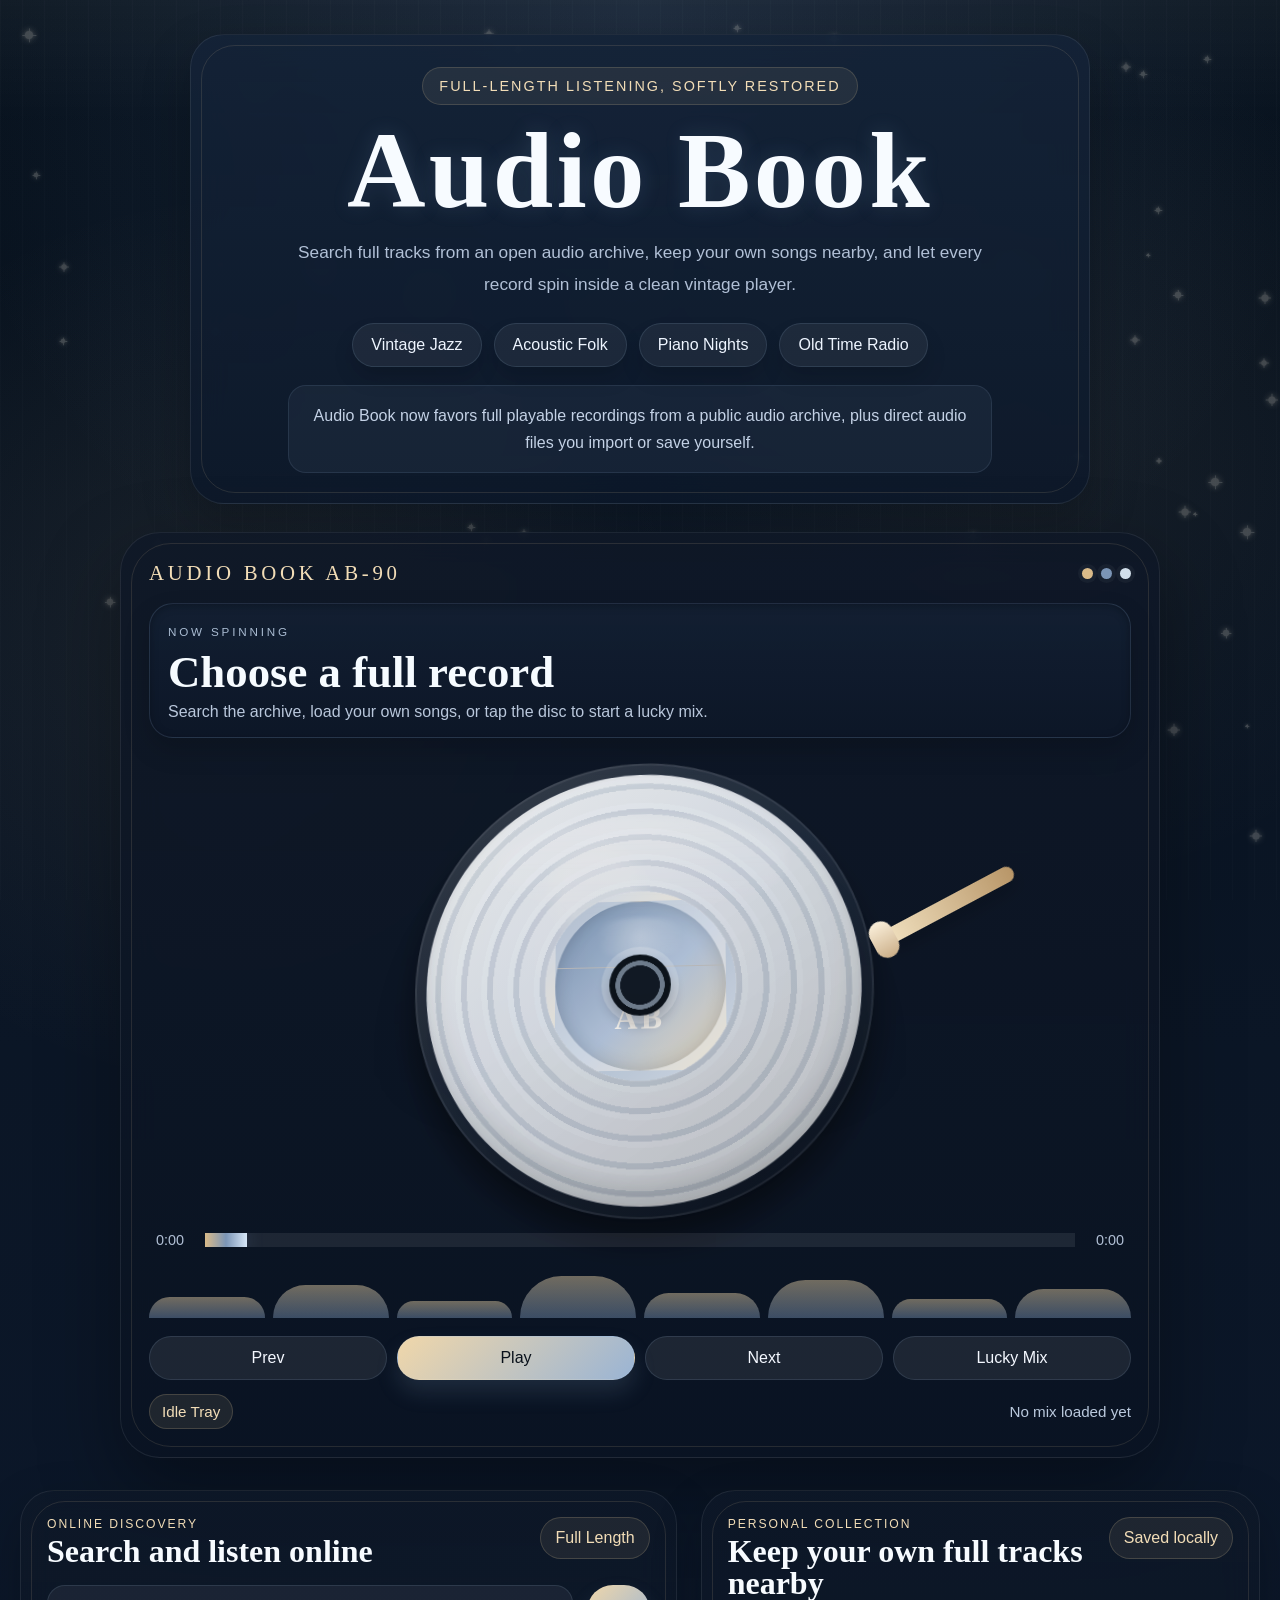
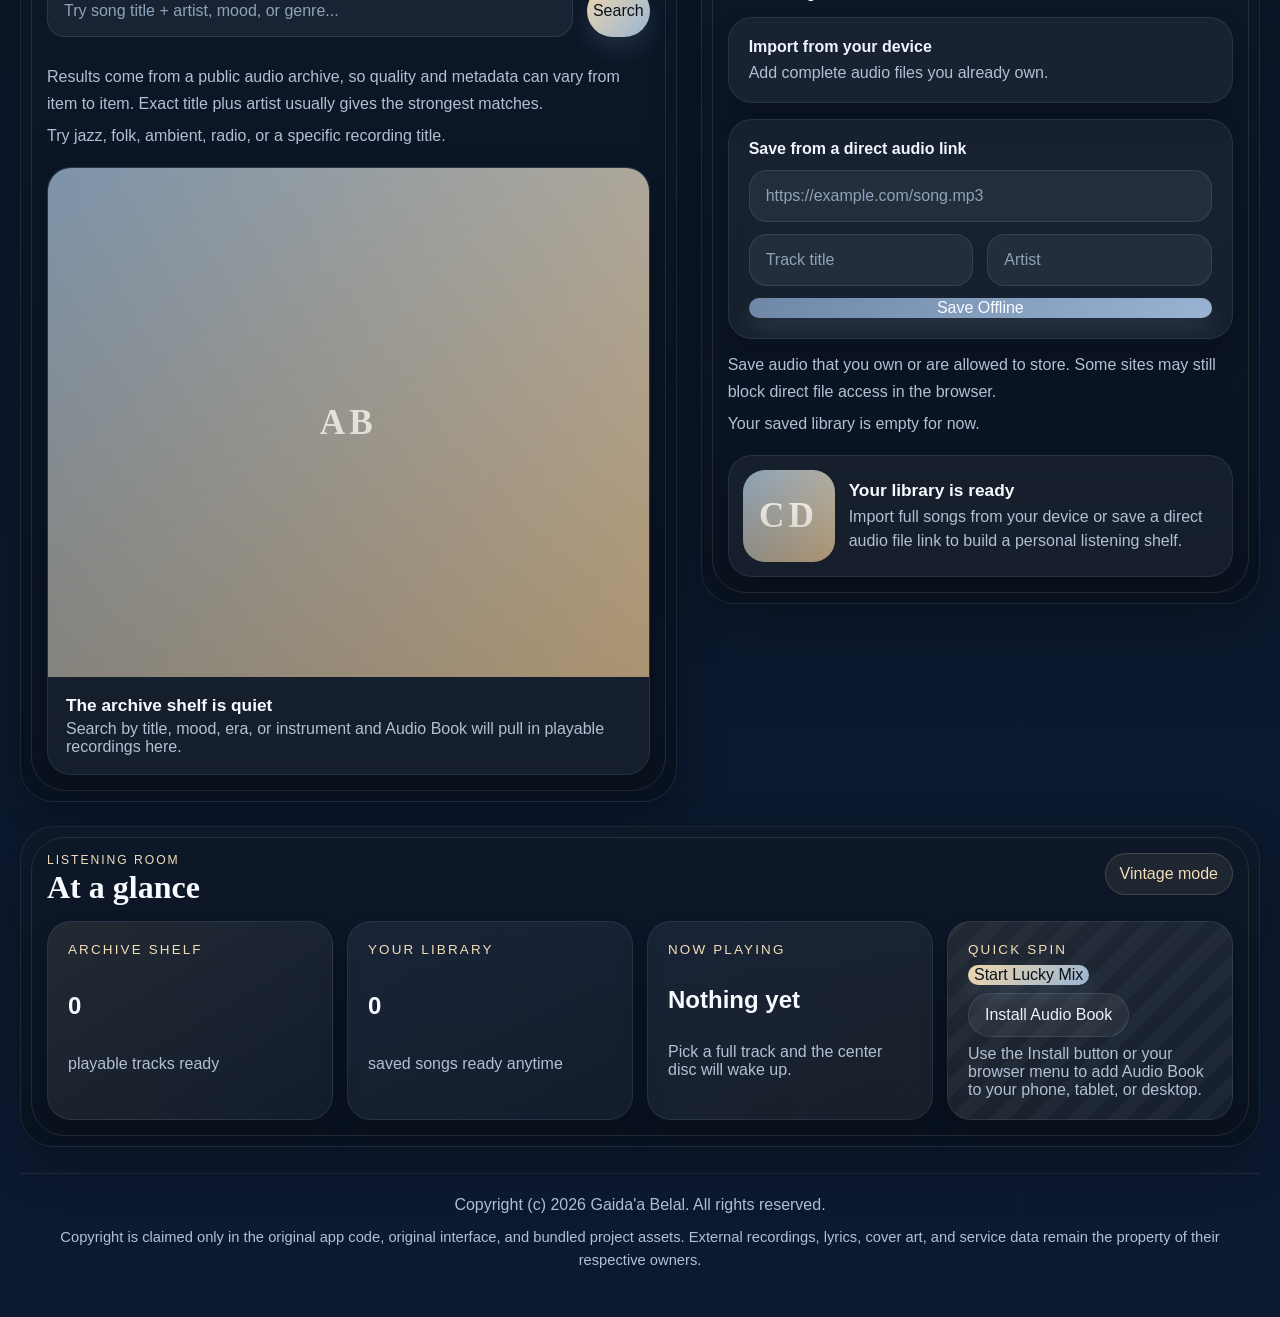
<file: index.html>
<!DOCTYPE html>
<html lang="en">
  <head>
    <meta charset="UTF-8" />
    <meta http-equiv="refresh" content="0; url=./music%20book/" />
    <meta name="viewport" content="width=device-width, initial-scale=1.0" />
    <title>Opening Audio Book...</title>
    <script>
      window.location.replace("./music%20book/");
    </script>
  </head>
  <body>
    <p>Opening <a href="./music%20book/">Audio Book</a>...</p>
  </body>
</html>
</file>
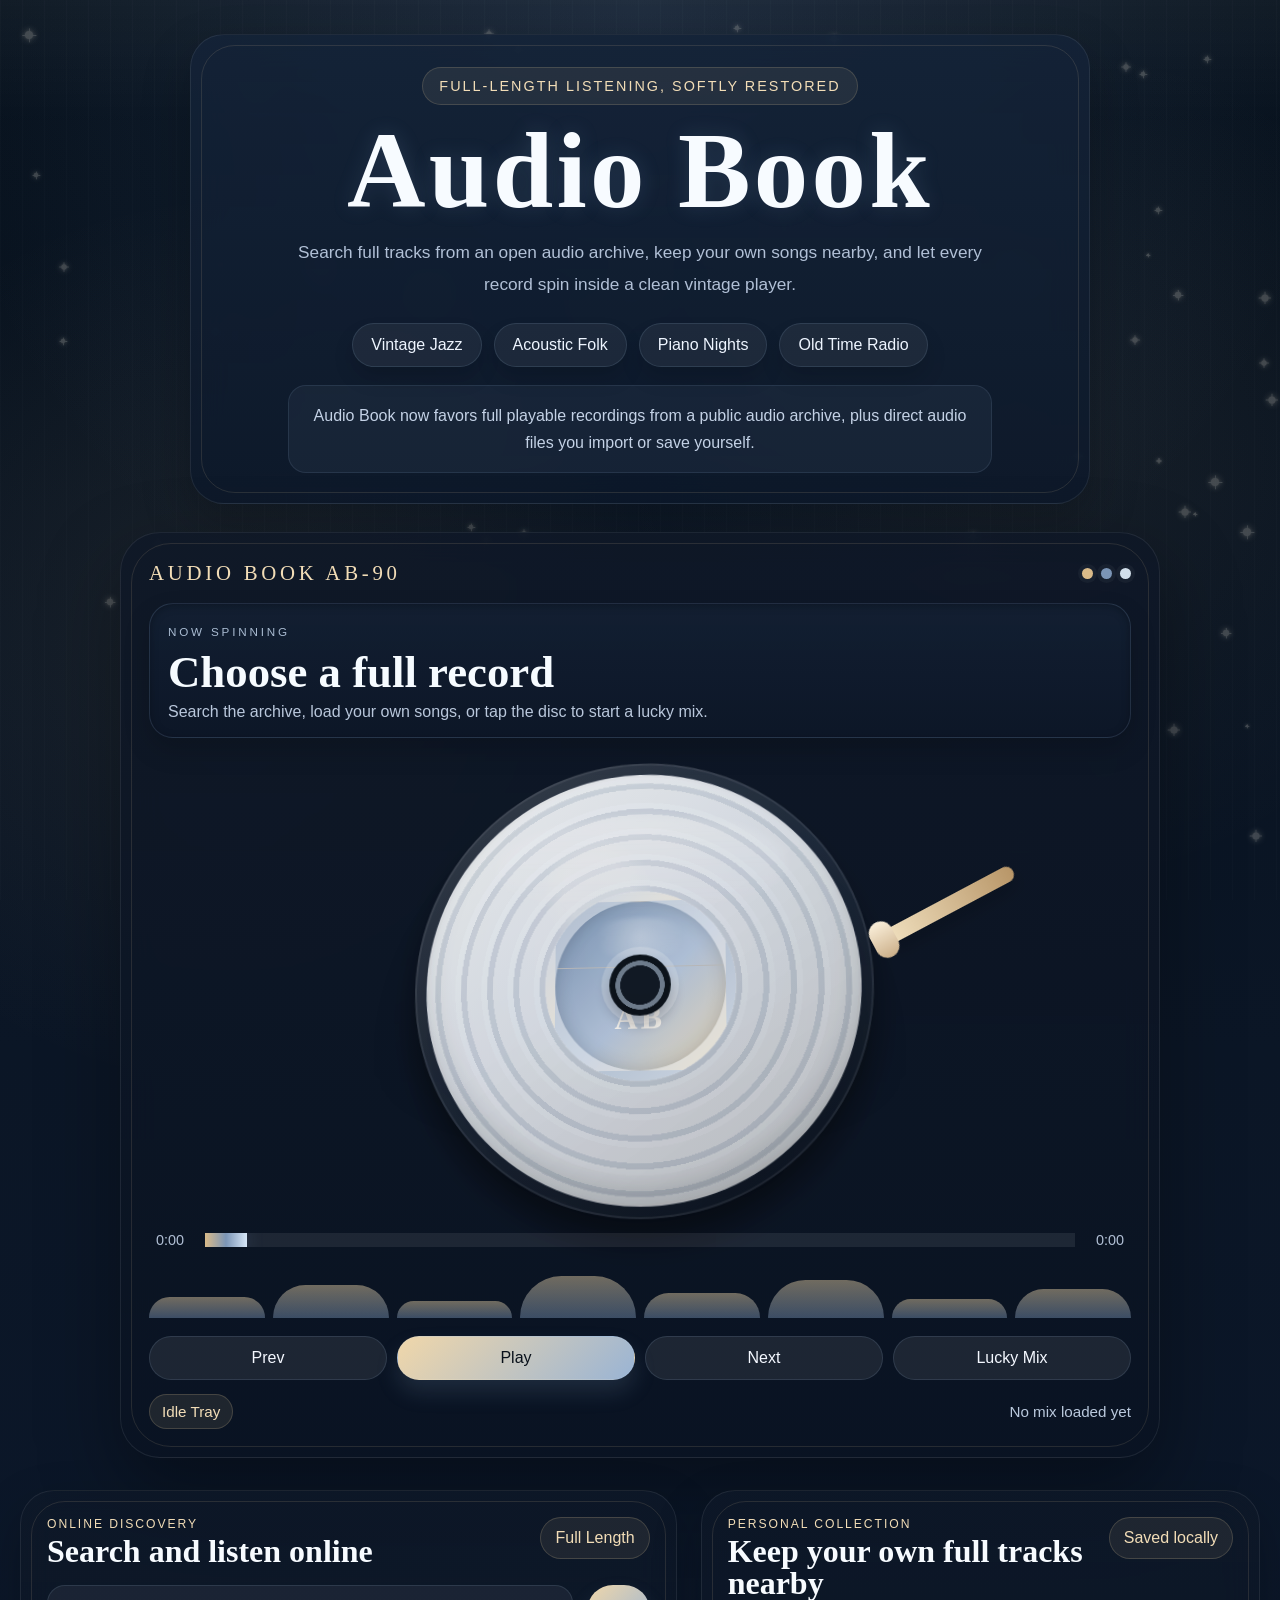
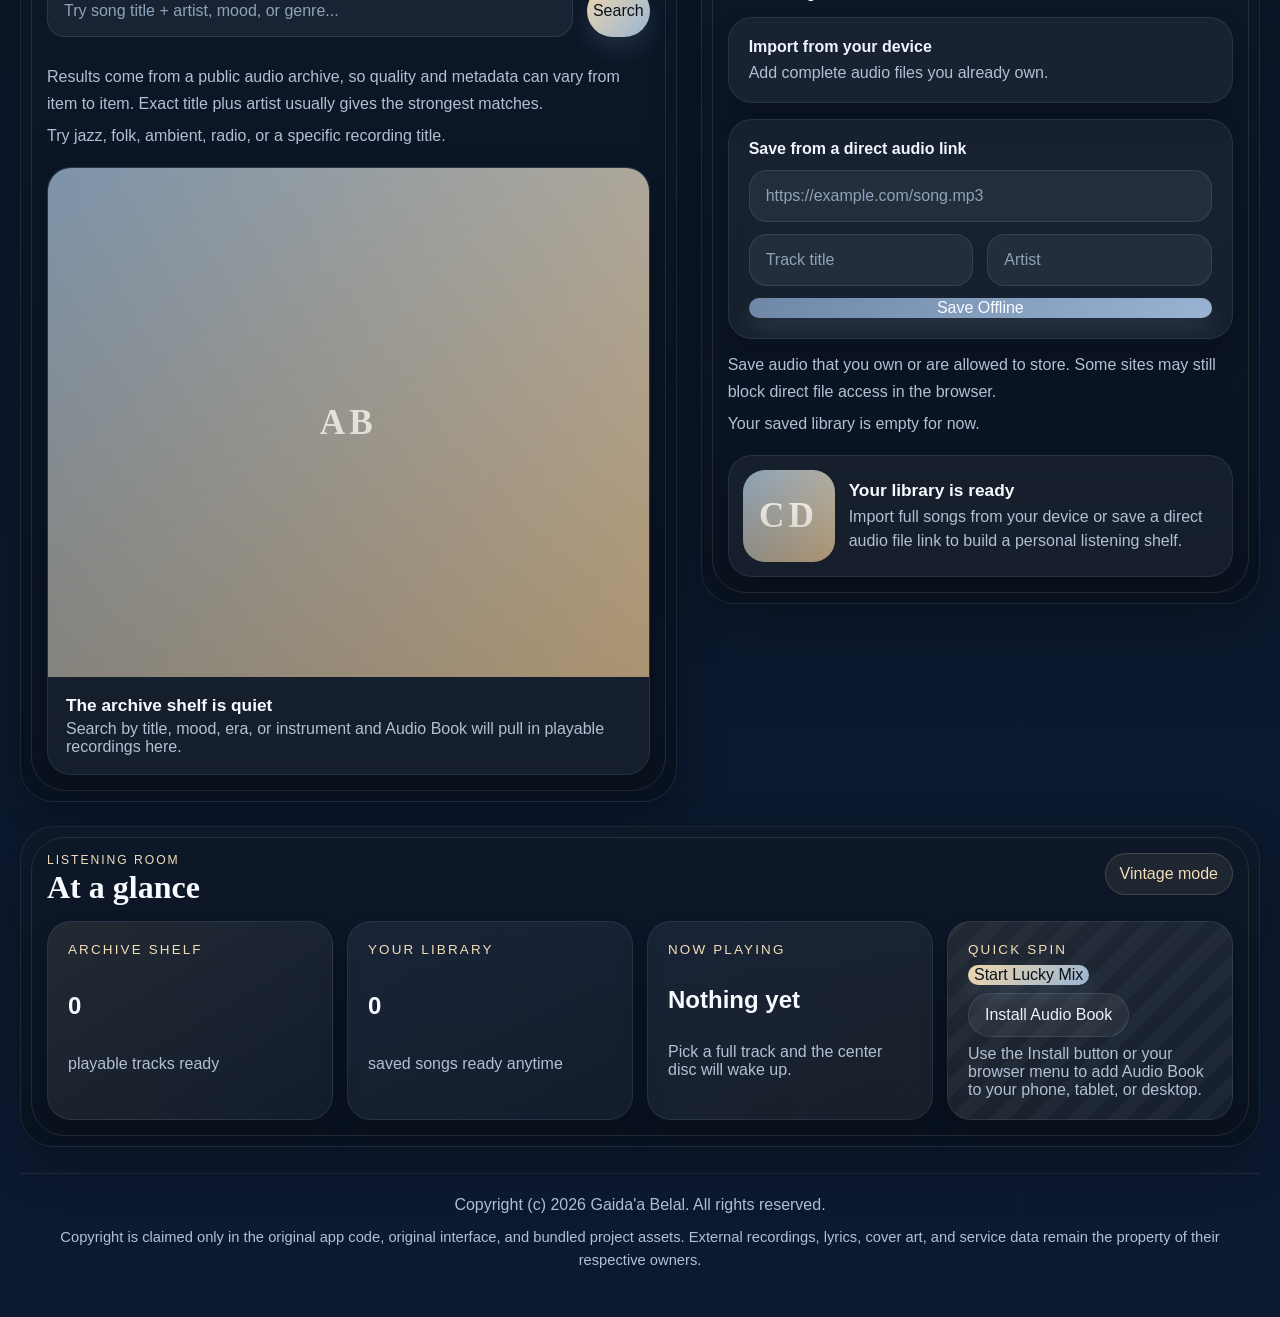
<file: music book/index.html>
<!DOCTYPE html>
<html lang="en">
  <head>
    <meta charset="UTF-8" />
    <meta name="viewport" content="width=device-width, initial-scale=1.0" />
    <meta
      name="description"
      content="Audio Book is a clean vintage audio player for full-length archive listening and your own saved songs."
    />
    <meta name="application-name" content="Audio Book" />
    <meta name="author" content="Gaida'a Belal" />
    <meta
      name="copyright"
      content="Copyright (c) 2026 Gaida'a Belal. All rights reserved."
    />
    <meta name="format-detection" content="telephone=no" />
    <meta name="mobile-web-app-capable" content="yes" />
    <meta name="apple-mobile-web-app-capable" content="yes" />
    <meta name="apple-mobile-web-app-status-bar-style" content="black-translucent" />
    <meta name="apple-mobile-web-app-title" content="Audio Book" />
    <meta name="referrer" content="no-referrer" />
    <meta
      http-equiv="Content-Security-Policy"
      content="default-src 'self'; base-uri 'self'; object-src 'none'; form-action 'self'; frame-src 'none'; manifest-src 'self'; worker-src 'self'; script-src 'self'; style-src 'self' 'unsafe-inline'; font-src 'self' data:; img-src 'self' data: blob: https:; connect-src 'self' https: http://localhost:* http://127.0.0.1:*; media-src 'self' blob: data: https: http://localhost:* http://127.0.0.1:*"
    />
    <meta name="theme-color" content="#24313e" />
    <title>Audio Book</title>
    <link rel="manifest" href="manifest.webmanifest" />
    <link rel="icon" href="icon.svg" type="image/svg+xml" />
    <link rel="icon" href="icons/favicon-32.png" sizes="32x32" type="image/png" />
    <link rel="icon" href="icons/favicon-16.png" sizes="16x16" type="image/png" />
    <link rel="apple-touch-icon" href="icons/apple-touch-icon.png" sizes="180x180" />
    <link rel="stylesheet" href="styles.css" />
    <script src="app.js" defer></script>
  </head>
  <body>
    <div class="stars-layer" id="starsLayer" aria-hidden="true"></div>
    <div class="pointer-aura" id="pointerAura" aria-hidden="true"></div>
    <div class="page-shell">
      <header class="hero">
        <section class="hero-copy">
          <p class="eyebrow">Full-length listening, softly restored</p>
          <h1>Audio Book</h1>
          <p class="hero-text">
            Search full tracks from an open audio archive, keep your own songs
            nearby, and let every record spin inside a clean vintage player.
          </p>

          <div class="hero-actions">
            <button class="mood-chip" type="button" data-mood="vintage jazz">
              Vintage Jazz
            </button>
            <button class="mood-chip" type="button" data-mood="acoustic folk">
              Acoustic Folk
            </button>
            <button class="mood-chip" type="button" data-mood="instrumental piano">
              Piano Nights
            </button>
            <button class="mood-chip" type="button" data-mood="old time radio">
              Old Time Radio
            </button>
          </div>

          <div class="mini-note">
            Audio Book now favors full playable recordings from a public audio
            archive, plus direct audio files you import or save yourself.
          </div>
        </section>

        <section class="player-stage">
          <div class="cd-player" id="cdPlayer">
            <div class="player-topline">
              <span class="player-brand">Audio Book AB-90</span>
              <div class="status-lights" aria-hidden="true">
                <span class="status-light amber"></span>
                <span class="status-light coral"></span>
                <span class="status-light teal"></span>
              </div>
            </div>

            <div class="player-screen">
              <span class="screen-tag">Now Spinning</span>
              <h2 id="screenTitle">Choose a full record</h2>
              <p id="screenMeta">
                Search the archive, load your own songs, or tap the disc to
                start a lucky mix.
              </p>
            </div>

            <div class="player-cosmos">
              <div class="disc-bay">
                <button
                  class="disc-shell"
                  id="discShell"
                  type="button"
                  aria-label="Start a lucky mix"
                  title="Start a lucky mix"
                >
                  <div class="disc-art-ring" id="discArtRing">
                    <img id="discArt" class="disc-art" alt="" />
                    <span id="discInitials" class="disc-initials">AB</span>
                  </div>
                  <span class="disc-hole"></span>
                </button>
                <div class="laser-arm" aria-hidden="true"></div>
              </div>

            </div>

            <div class="timebar">
              <span id="currentTime">0:00</span>
              <button
                type="button"
                id="progressRail"
                class="progress-rail"
                aria-label="Seek through the current song"
              >
                <span id="progressFill" class="progress-fill"></span>
              </button>
              <span id="durationTime">0:00</span>
            </div>

            <div class="visualizer" id="visualizer" aria-hidden="true">
              <span></span>
              <span></span>
              <span></span>
              <span></span>
              <span></span>
              <span></span>
              <span></span>
              <span></span>
            </div>

            <div class="player-controls">
              <button class="control-button" id="prevBtn" type="button">Prev</button>
              <button class="control-button is-primary" id="playPauseBtn" type="button">
                Play
              </button>
              <button class="control-button" id="nextBtn" type="button">Next</button>
              <button class="control-button" id="shuffleBtn" type="button">
                Lucky Mix
              </button>
            </div>

            <div class="player-footer">
              <span id="sourceBadge" class="source-badge">Idle Tray</span>
              <span id="queueHint" class="queue-hint">No mix loaded yet</span>
            </div>
          </div>
        </section>
      </header>

      <main class="dashboard">
        <section class="panel panel-search">
          <div class="panel-heading">
            <div>
              <p class="panel-kicker">Online discovery</p>
              <h2>Search and listen online</h2>
            </div>
            <span class="panel-badge">Full Length</span>
          </div>

          <form id="searchForm" class="search-form">
            <label class="input-wrap">
              <span class="visually-hidden">Search for music</span>
              <input
                id="searchInput"
                name="query"
                type="search"
                placeholder="Try song title + artist, mood, or genre..."
                autocomplete="off"
              />
            </label>
            <button class="action-button" type="submit">Search</button>
          </form>
          <div id="searchHistory" class="search-history" hidden></div>

          <p class="panel-note">
            Results come from a public audio archive, so quality and metadata
            can vary from item to item. Exact title plus artist usually gives
            the strongest matches.
          </p>
          <p id="searchStatus" class="status-text" aria-live="polite">
            Try jazz, folk, ambient, radio, or a specific recording title.
          </p>
          <div id="searchResults" class="card-grid"></div>
        </section>

        <section class="panel panel-library">
          <div class="panel-heading">
            <div>
              <p class="panel-kicker">Personal collection</p>
              <h2>Keep your own full tracks nearby</h2>
            </div>
            <span class="panel-badge">Saved locally</span>
          </div>

          <div class="library-actions">
            <label class="upload-tile" for="fileInput">
              <input id="fileInput" type="file" accept="audio/*" multiple />
              <strong>Import from your device</strong>
              <span>Add complete audio files you already own.</span>
            </label>

            <form id="downloadForm" class="download-card">
              <strong>Save from a direct audio link</strong>
              <input
                id="downloadUrl"
                name="downloadUrl"
                type="url"
                placeholder="https://example.com/song.mp3"
                required
              />
              <div class="download-meta">
                <input
                  id="downloadTitle"
                  name="downloadTitle"
                  type="text"
                  placeholder="Track title"
                />
                <input
                  id="downloadArtist"
                  name="downloadArtist"
                  type="text"
                  placeholder="Artist"
                />
              </div>
              <button class="action-button alt" type="submit">Save Offline</button>
            </form>
          </div>

          <p class="panel-note">
            Save audio that you own or are allowed to store. Some sites may
            still block direct file access in the browser.
          </p>
          <p id="libraryStatus" class="status-text" aria-live="polite">
            Your saved library is empty for now.
          </p>
          <div id="libraryList" class="library-list"></div>
        </section>

        <section class="panel panel-mixes">
          <div class="panel-heading">
            <div>
              <p class="panel-kicker">Listening room</p>
              <h2>At a glance</h2>
            </div>
            <span class="panel-badge">Vintage mode</span>
          </div>

          <div class="mix-grid">
            <article class="mix-card warm">
              <p>Archive shelf</p>
              <strong id="onlineCount">0</strong>
              <span>playable tracks ready</span>
            </article>

            <article class="mix-card cool">
              <p>Your library</p>
              <strong id="offlineCount">0</strong>
              <span>saved songs ready anytime</span>
            </article>

            <article class="mix-card coral">
              <p>Now playing</p>
              <strong id="mixNowPlaying">Nothing yet</strong>
              <span id="mixNowPlayingMeta">Your CD tray is waiting.</span>
            </article>

            <article class="mix-card stripe">
              <p>Quick spin</p>
              <button class="action-button" id="luckyMixCardBtn" type="button">
                Start Lucky Mix
              </button>
              <button class="ghost-button" id="installBtn" type="button" hidden>
                Install Audio Book
              </button>
              <span id="installStatus">Install the app for a quieter, library-like listening space.</span>
            </article>
          </div>
        </section>
      </main>

      <footer class="site-legal">
        <p>Copyright (c) 2026 Gaida'a Belal. All rights reserved.</p>
        <p class="site-legal-note">
          Copyright is claimed only in the original app code, original interface,
          and bundled project assets. External recordings, lyrics, cover art, and
          service data remain the property of their respective owners.
        </p>
      </footer>
    </div>

    <audio id="audioPlayer" preload="metadata"></audio>
  </body>
</html>
</file>
<file: music book/styles.css>
:root {
  --bg-night: #08111d;
  --bg-deep: #0f1c2f;
  --bg-mid: #152743;
  --panel: rgba(15, 25, 42, 0.72);
  --panel-strong: rgba(10, 18, 31, 0.84);
  --panel-soft: rgba(255, 247, 232, 0.08);
  --line: rgba(180, 210, 255, 0.12);
  --line-strong: rgba(240, 214, 161, 0.18);
  --ink: #eff5ff;
  --muted: #b1c0d6;
  --muted-soft: #8fa1b7;
  --gold: #d9ba89;
  --gold-soft: #f2ddb7;
  --blue: #7b95b6;
  --blue-soft: #b7c8df;
  --player-shadow: 0 32px 80px rgba(0, 0, 0, 0.34);
  --panel-shadow: 0 20px 50px rgba(0, 0, 0, 0.24);
  --radius-xl: 34px;
  --radius-lg: 24px;
  --radius-md: 18px;
  --radius-sm: 14px;
}

* {
  box-sizing: border-box;
}

html {
  scroll-behavior: smooth;
}

body {
  margin: 0;
  min-height: 100vh;
  color: var(--ink);
  font-family: "Segoe UI", Tahoma, Geneva, Verdana, sans-serif;
  background:
    radial-gradient(circle at top, rgba(124, 164, 220, 0.15), transparent 24%),
    radial-gradient(circle at 18% 22%, rgba(240, 214, 161, 0.08), transparent 18%),
    radial-gradient(circle at 82% 16%, rgba(240, 214, 161, 0.06), transparent 16%),
    linear-gradient(180deg, #07111c 0%, #0b1626 36%, #0c1930 100%);
  position: relative;
  overflow-x: hidden;
}

body::before {
  content: "";
  position: fixed;
  inset: 0;
  background:
    linear-gradient(180deg, rgba(255, 255, 255, 0.04), transparent 14%),
    repeating-linear-gradient(
      90deg,
      rgba(255, 255, 255, 0.015) 0,
      rgba(255, 255, 255, 0.015) 1px,
      transparent 1px,
      transparent 22px
    );
  pointer-events: none;
  z-index: 0;
}

button,
input {
  font: inherit;
}

button {
  cursor: pointer;
}

img {
  max-width: 100%;
  display: block;
}

.visually-hidden {
  position: absolute;
  width: 1px;
  height: 1px;
  padding: 0;
  margin: -1px;
  overflow: hidden;
  clip: rect(0, 0, 0, 0);
  border: 0;
}

.stars-layer,
.pointer-aura {
  position: fixed;
  inset: 0;
  pointer-events: none;
}

.stars-layer {
  z-index: 0;
}

.pointer-aura {
  z-index: 0;
}

.pointer-aura::before,
.pointer-aura::after {
  content: "";
  position: absolute;
  left: 50%;
  top: 50%;
  transform: translate(-50%, -50%);
  border-radius: 50%;
  opacity: 0;
  transition: opacity 220ms ease;
}

.pointer-aura::before {
  width: 220px;
  height: 220px;
  background: radial-gradient(circle, rgba(146, 178, 220, 0.2), transparent 68%);
}

.pointer-aura::after {
  width: 420px;
  height: 420px;
  background: radial-gradient(circle, rgba(243, 222, 181, 0.08), transparent 72%);
}

.pointer-aura.is-awake::before,
.pointer-aura.is-awake::after {
  opacity: 1;
}

.star {
  position: absolute;
  left: var(--star-x);
  top: var(--star-y);
  width: var(--star-size);
  aspect-ratio: 1;
  border-radius: 50%;
  background: rgba(255, 247, 229, 0.94);
  opacity: var(--star-opacity, 0.22);
  transform: translate(-50%, -50%) scale(var(--star-scale, 0.9));
  box-shadow: 0 0 var(--star-shadow, 10px) rgba(255, 244, 214, 0.64);
  filter: drop-shadow(0 0 var(--star-blur, 2px) rgba(255, 250, 230, 0.9));
  transition:
    opacity 120ms linear,
    transform 120ms linear,
    box-shadow 120ms linear,
    filter 120ms linear;
  animation:
    twinkle 5.8s ease-in-out infinite var(--twinkle-delay, 0s),
    floatStar 11s ease-in-out infinite alternate;
}

.star::before,
.star::after {
  content: "";
  position: absolute;
  left: 50%;
  top: 50%;
  background: rgba(255, 250, 237, 0.86);
  transform: translate(-50%, -50%);
  border-radius: 999px;
}

.star::before {
  width: 1px;
  height: 180%;
}

.star::after {
  width: 180%;
  height: 1px;
}

.star-burst {
  position: absolute;
  width: 18px;
  height: 18px;
  border-radius: 50%;
  transform: translate(-50%, -50%);
  background: radial-gradient(circle, rgba(255, 248, 229, 0.95), rgba(255, 248, 229, 0.2) 60%, transparent 75%);
  box-shadow: 0 0 22px rgba(255, 239, 188, 0.9);
  animation: burst 780ms ease-out forwards;
}

.page-shell {
  position: relative;
  z-index: 1;
  width: min(1240px, calc(100% - 32px));
  margin: 0 auto;
  padding: 34px 0 44px;
}

.hero {
  display: grid;
  grid-template-columns: minmax(0, 1fr);
  gap: 28px;
  justify-items: center;
  margin-bottom: 32px;
}

.hero-copy,
.panel,
.cd-player {
  position: relative;
  overflow: hidden;
  backdrop-filter: blur(18px);
}

.hero-copy::before,
.panel::before,
.cd-player::before {
  content: "";
  position: absolute;
  inset: 10px;
  border-radius: inherit;
  border: 1px solid rgba(240, 214, 161, 0.12);
  pointer-events: none;
}

.hero-copy {
  width: min(100%, 900px);
  padding: 32px 32px 30px;
  border-radius: var(--radius-xl);
  background:
    linear-gradient(180deg, rgba(20, 35, 56, 0.88), rgba(12, 24, 42, 0.82));
  border: 1px solid rgba(255, 255, 255, 0.08);
  box-shadow: var(--panel-shadow);
  text-align: center;
}

.eyebrow {
  display: inline-flex;
  align-items: center;
  gap: 10px;
  margin: 0 0 18px;
  padding: 10px 16px;
  border-radius: 999px;
  color: var(--gold-soft);
  background: rgba(240, 214, 161, 0.08);
  border: 1px solid rgba(240, 214, 161, 0.16);
  font-size: 0.9rem;
  letter-spacing: 0.14em;
  text-transform: uppercase;
}

.hero-copy h1 {
  margin: 0;
  font-family: Georgia, "Times New Roman", serif;
  font-size: clamp(4.2rem, 10vw, 6.8rem);
  line-height: 0.88;
  letter-spacing: 0.03em;
  color: #f7fbff;
  text-shadow: 0 0 22px rgba(143, 181, 225, 0.16);
}

.hero-text {
  max-width: 44rem;
  margin: 18px auto 22px;
  color: var(--muted);
  font-size: 1.08rem;
  line-height: 1.85;
}

.hero-actions {
  display: flex;
  flex-wrap: wrap;
  justify-content: center;
  gap: 12px;
  margin-bottom: 18px;
}

.mood-chip,
.control-button,
.action-button,
.ghost-button,
.panel-badge,
.source-badge {
  border: 0;
  border-radius: 999px;
}

.mood-chip {
  padding: 12px 18px;
  color: #eef5ff;
  background: rgba(255, 255, 255, 0.06);
  border: 1px solid rgba(181, 208, 240, 0.12);
  box-shadow: 0 12px 20px rgba(0, 0, 0, 0.14);
  transition: transform 180ms ease, box-shadow 180ms ease, border-color 180ms ease;
}

.mood-chip:hover,
.control-button:hover,
.action-button:hover,
.ghost-button:hover {
  transform: translateY(-2px);
  box-shadow: 0 20px 30px rgba(0, 0, 0, 0.24);
}

.mini-note {
  max-width: 44rem;
  margin: 0 auto;
  padding: 16px 18px;
  border-radius: var(--radius-md);
  background: rgba(123, 149, 182, 0.08);
  color: #c4d2e6;
  border: 1px solid rgba(123, 149, 182, 0.16);
  line-height: 1.7;
}

.player-stage {
  width: 100%;
  display: flex;
  justify-content: center;
}

.cd-player {
  width: min(100%, 1040px);
  padding: 28px;
  border-radius: 40px;
  background:
    linear-gradient(180deg, rgba(15, 24, 39, 0.9), rgba(10, 19, 34, 0.84));
  border: 1px solid rgba(255, 255, 255, 0.08);
  box-shadow: var(--player-shadow);
  transition: transform 220ms ease, box-shadow 220ms ease;
}

.cd-player.is-awake {
  transform: translateY(-2px);
  box-shadow: 0 36px 88px rgba(0, 0, 0, 0.4);
}

.player-topline,
.panel-heading,
.library-row,
.download-meta,
.player-footer,
.timebar,
.mix-grid,
.library-actions,
.search-form {
  display: flex;
  gap: 14px;
}

.player-topline,
.player-footer,
.timebar,
.player-controls {
  align-items: center;
}

.player-topline,
.player-footer {
  justify-content: space-between;
}

.player-brand {
  font-family: Georgia, "Times New Roman", serif;
  font-size: 1.3rem;
  letter-spacing: 0.18em;
  text-transform: uppercase;
  color: var(--gold-soft);
}

.status-lights {
  display: flex;
  gap: 8px;
}

.status-light {
  width: 11px;
  height: 11px;
  border-radius: 50%;
  box-shadow: 0 0 0 4px rgba(255, 255, 255, 0.04);
}

.status-light.amber {
  background: var(--gold);
}

.status-light.coral {
  background: var(--blue);
}

.status-light.teal {
  background: #d1deea;
}

.cd-player.is-awake .status-light.teal,
.cd-player.is-playing .status-light.coral {
  animation: pulse 900ms ease-in-out infinite alternate;
}

.player-screen {
  margin: 18px 0 22px;
  padding: 18px 18px 16px;
  border-radius: 24px;
  background:
    linear-gradient(180deg, rgba(20, 33, 53, 0.84), rgba(13, 23, 40, 0.9));
  border: 1px solid rgba(181, 208, 240, 0.12);
  box-shadow:
    inset 0 2px 8px rgba(0, 0, 0, 0.26),
    0 12px 26px rgba(0, 0, 0, 0.18);
}

.screen-tag {
  display: inline-block;
  font-size: 0.73rem;
  letter-spacing: 0.24em;
  text-transform: uppercase;
  color: #a9bbd1;
}

.player-screen h2 {
  margin: 10px 0 8px;
  font-family: Georgia, "Times New Roman", serif;
  font-size: clamp(2rem, 4vw, 2.8rem);
  line-height: 1;
  color: #f6fbff;
}

.player-screen p {
  margin: 0;
  color: #b9c7db;
}

.player-cosmos {
  display: grid;
  grid-template-columns: 1fr;
  gap: 0;
  align-items: center;
  margin-bottom: 22px;
}

.disc-bay {
  position: relative;
  min-height: 450px;
  perspective: 1400px;
  display: grid;
  place-items: center;
  overflow: visible;
  background: transparent;
  border: 0;
  border-radius: 0;
  box-shadow: none;
  isolation: isolate;
}

.disc-bay::before {
  content: "";
  position: absolute;
  inset: 10% 12% 18%;
  border-radius: 50%;
  background:
    radial-gradient(circle at 50% 44%, rgba(123, 149, 182, 0.2), transparent 40%),
    radial-gradient(circle at 50% 78%, rgba(5, 11, 20, 0.34), transparent 58%);
  filter: blur(18px);
  opacity: 0.95;
  pointer-events: none;
}

.disc-bay::after {
  content: "";
  position: absolute;
  left: 50%;
  bottom: 10%;
  width: min(360px, 74%);
  height: 52px;
  border-radius: 50%;
  background: radial-gradient(circle at 50% 50%, rgba(4, 10, 18, 0.82), transparent 72%);
  transform: translateX(-50%);
  filter: blur(16px);
  pointer-events: none;
}

.disc-shell {
  position: relative;
  width: min(438px, 90%);
  aspect-ratio: 1;
  padding: 0;
  border: 0;
  border-radius: 50%;
  display: grid;
  place-items: center;
  appearance: none;
  cursor: pointer;
  transform-style: preserve-3d;
  background:
    radial-gradient(circle at 50% 50%, rgba(36, 52, 72, 0) 0 28%, rgba(160, 174, 192, 0.2) 28.4%, rgba(255, 255, 255, 0) 29.2%),
    radial-gradient(circle at 40% 28%, rgba(255, 255, 255, 0.44) 0 8%, transparent 14% 100%),
    radial-gradient(circle, rgba(255, 255, 255, 0.22) 0 8%, transparent 8% 100%),
    repeating-radial-gradient(
      circle,
      #f7f8fa 0 15px,
      #d9dfe7 15px 21px,
      #fbfdff 21px 27px
    );
  box-shadow:
    inset 0 0 0 10px rgba(255, 255, 255, 0.22),
    inset 0 -16px 26px rgba(0, 0, 0, 0.18),
    inset 0 14px 20px rgba(255, 255, 255, 0.08),
    0 28px 44px rgba(0, 0, 0, 0.34),
    0 0 0 1px rgba(123, 149, 182, 0.08);
  opacity: 0.94;
  transform: rotateX(10deg) rotateY(-7deg) scale(1);
  transition: transform 220ms ease, box-shadow 220ms ease, opacity 220ms ease;
  z-index: 1;
}

.disc-shell::before,
.disc-shell::after {
  content: "";
  position: absolute;
  border-radius: 50%;
  pointer-events: none;
}

.disc-shell::before {
  inset: -12px;
  background:
    linear-gradient(145deg, rgba(255, 255, 255, 0.18), rgba(117, 137, 165, 0.18) 45%, rgba(10, 16, 24, 0.25));
  box-shadow:
    inset 0 0 0 2px rgba(255, 255, 255, 0.08),
    0 20px 28px rgba(0, 0, 0, 0.28);
  transform: translateZ(-2px);
  z-index: -1;
}

.disc-shell::after {
  inset: 10% 16% auto;
  height: 24%;
  background: linear-gradient(180deg, rgba(255, 255, 255, 0.34), rgba(255, 255, 255, 0));
  filter: blur(4px);
  opacity: 0.82;
}

.cd-player.is-awake .disc-shell {
  opacity: 1;
  transform: rotateX(10deg) rotateY(-7deg) scale(1.07);
}

.disc-shell:hover,
.disc-shell:focus-visible {
  transform: rotateX(13deg) rotateY(-9deg) scale(1.12);
  box-shadow:
    inset 0 0 0 10px rgba(255, 255, 255, 0.26),
    inset 0 -16px 28px rgba(0, 0, 0, 0.18),
    inset 0 14px 20px rgba(255, 255, 255, 0.1),
    0 36px 58px rgba(0, 0, 0, 0.38);
}

.disc-shell:active {
  transform: rotateX(7deg) rotateY(-5deg) scale(1.04);
}

.disc-shell:focus-visible {
  outline: 3px solid rgba(240, 214, 161, 0.95);
  outline-offset: 10px;
}

.cd-player.is-playing .disc-shell {
  animation: spin 5.4s linear infinite;
}

.disc-art-ring {
  width: 44%;
  aspect-ratio: 1;
  border-radius: 50%;
  overflow: hidden;
  display: grid;
  place-items: center;
  background:
    linear-gradient(135deg, var(--blue) 0%, var(--blue-soft) 55%, #f0dfbf 100%);
  border: 10px solid rgba(255, 255, 255, 0.48);
  box-shadow:
    inset 0 0 18px rgba(0, 0, 0, 0.16),
    0 0 0 1px rgba(255, 255, 255, 0.14);
  position: relative;
}

.disc-art-ring::before {
  content: "";
  position: absolute;
  inset: 10% 16% auto;
  height: 24%;
  border-radius: 50%;
  background: radial-gradient(circle at 50% 50%, rgba(255, 255, 255, 0.35), transparent 70%);
  filter: blur(2px);
  pointer-events: none;
}

.disc-art {
  width: 100%;
  height: 100%;
  object-fit: cover;
}

.disc-art.has-image + .disc-initials,
.disc-art-ring.has-image .disc-initials {
  display: none;
}

.disc-initials {
  font-family: Georgia, "Times New Roman", serif;
  font-size: 2rem;
  font-weight: 700;
  letter-spacing: 0.1em;
  color: rgba(255, 252, 245, 0.98);
}

.disc-hole {
  position: absolute;
  width: 14%;
  aspect-ratio: 1;
  border-radius: 50%;
  background:
    radial-gradient(circle, #101722 0 45%, #728090 46% 56%, #0a1118 57% 100%);
  box-shadow:
    0 0 0 8px rgba(255, 255, 255, 0.22),
    0 8px 14px rgba(0, 0, 0, 0.32);
}

.laser-arm {
  position: absolute;
  right: 12%;
  top: 23%;
  width: 146px;
  height: 16px;
  border-radius: 999px;
  background: linear-gradient(90deg, #f1e1c0, #b89668);
  transform-origin: right center;
  transform: rotate(-28deg);
  box-shadow: 0 8px 18px rgba(0, 0, 0, 0.22);
  z-index: 1;
}

.laser-arm::after {
  content: "";
  position: absolute;
  left: -12px;
  top: -11px;
  width: 24px;
  height: 38px;
  border-radius: 12px;
  background: linear-gradient(180deg, #faefda, #ccb08a);
}

.cd-player.is-playing .laser-arm {
  animation: groove 12s ease-in-out infinite alternate;
}

.lyrics-panel {
  padding: 24px 22px;
  background:
    linear-gradient(180deg, rgba(14, 24, 41, 0.88), rgba(10, 18, 31, 0.92));
  box-shadow: inset 0 12px 24px rgba(255, 255, 255, 0.02);
  opacity: 0.54;
  transform: translateY(8px) scale(0.98);
  transition: opacity 260ms ease, transform 260ms ease, box-shadow 260ms ease;
}

.lyrics-panel.is-awake {
  opacity: 1;
  transform: translateY(0) scale(1);
}

.lyrics-panel.is-singing {
  box-shadow:
    inset 0 12px 24px rgba(255, 255, 255, 0.02),
    0 0 0 1px rgba(240, 214, 161, 0.08),
    0 0 30px rgba(123, 149, 182, 0.12);
}

.lyrics-panel::before {
  content: "";
  position: absolute;
  inset: 0;
  background:
    radial-gradient(circle at 18% 16%, rgba(240, 214, 161, 0.08), transparent 18%),
    radial-gradient(circle at 82% 18%, rgba(123, 149, 182, 0.1), transparent 22%);
  pointer-events: none;
}

.lyrics-kicker {
  position: relative;
  z-index: 1;
  margin: 0 0 16px;
  color: var(--gold-soft);
  letter-spacing: 0.18em;
  text-transform: uppercase;
  font-size: 0.76rem;
}

.lyrics-stack {
  position: relative;
  z-index: 1;
  display: grid;
  gap: 14px;
  min-height: 100%;
  align-content: center;
}

.lyrics-line {
  margin: 0;
  line-height: 1.7;
  transition: opacity 240ms ease, transform 240ms ease;
  animation: lyricBloom 520ms ease;
}

.lyrics-line.is-ghost {
  color: rgba(191, 205, 225, 0.42);
  font-size: 0.92rem;
}

.lyrics-line.is-current {
  color: #f7fbff;
  font-family: Georgia, "Times New Roman", serif;
  font-size: clamp(1.8rem, 3vw, 2.4rem);
  line-height: 1.12;
  letter-spacing: 0.02em;
  text-shadow: 0 0 22px rgba(143, 181, 225, 0.12);
}

.lyrics-line.is-next {
  color: rgba(228, 236, 247, 0.78);
  font-size: 1rem;
}

.lyrics-panel.is-singing .lyrics-line.is-current {
  animation: lyricPulse 2.4s ease-in-out infinite;
}

.timebar {
  margin-bottom: 14px;
  color: #b2c1d6;
}

.timebar span {
  min-width: 42px;
  font-size: 0.9rem;
  text-align: center;
}

.progress-rail {
  position: relative;
  flex: 1;
  height: 14px;
  padding: 0;
  background: rgba(255, 255, 255, 0.08);
  border: 0;
  overflow: hidden;
}

.progress-fill {
  display: block;
  width: 0%;
  height: 100%;
  border-radius: inherit;
  background: linear-gradient(90deg, var(--gold), var(--blue), #d8e7f8);
  box-shadow: 0 0 18px rgba(123, 149, 182, 0.24);
}

.visualizer {
  display: grid;
  grid-template-columns: repeat(8, 1fr);
  align-items: end;
  gap: 8px;
  height: 56px;
  margin-bottom: 18px;
}

.visualizer span {
  border-radius: 999px 999px 12px 12px;
  background: linear-gradient(180deg, #f0d8ab, #7b95b6);
  opacity: 0.45;
  transform-origin: bottom;
  animation: bounce 920ms ease-in-out infinite alternate;
  animation-play-state: paused;
}

.visualizer span:nth-child(1) {
  height: 38%;
  animation-duration: 760ms;
}

.visualizer span:nth-child(2) {
  height: 58%;
  animation-duration: 940ms;
}

.visualizer span:nth-child(3) {
  height: 30%;
  animation-duration: 690ms;
}

.visualizer span:nth-child(4) {
  height: 74%;
  animation-duration: 1060ms;
}

.visualizer span:nth-child(5) {
  height: 44%;
  animation-duration: 760ms;
}

.visualizer span:nth-child(6) {
  height: 68%;
  animation-duration: 870ms;
}

.visualizer span:nth-child(7) {
  height: 34%;
  animation-duration: 720ms;
}

.visualizer span:nth-child(8) {
  height: 52%;
  animation-duration: 980ms;
}

.cd-player.is-playing .visualizer span {
  animation-play-state: running;
  opacity: 1;
}

.player-controls {
  display: grid;
  grid-template-columns: repeat(4, 1fr);
  gap: 10px;
  margin-bottom: 14px;
}

.control-button,
.ghost-button,
.action-button {
  transition:
    transform 180ms ease,
    box-shadow 180ms ease,
    border-color 180ms ease,
    opacity 180ms ease;
}

.control-button {
  padding: 12px 14px;
  color: #f4f8ff;
  background: rgba(255, 255, 255, 0.08);
  border: 1px solid rgba(181, 208, 240, 0.12);
}

.control-button.is-primary,
.action-button {
  color: #09111b;
  background: linear-gradient(135deg, #f0d7aa 0%, #9ab4d4 100%);
  box-shadow: 0 12px 22px rgba(123, 149, 182, 0.18);
}

.action-button.alt {
  color: #f7fbff;
  background: linear-gradient(135deg, #6f87a7 0%, #9ab3d2 100%);
  box-shadow: 0 12px 22px rgba(123, 149, 182, 0.18);
}

.action-button:disabled {
  opacity: 0.56;
  cursor: wait;
  transform: none;
  box-shadow: none;
}

.ghost-button {
  padding: 12px 16px;
  color: #ebf2fc;
  background: rgba(255, 255, 255, 0.06);
  border: 1px solid rgba(181, 208, 240, 0.12);
}

.player-footer {
  color: #bac9dd;
  font-size: 0.95rem;
}

.source-badge {
  display: inline-flex;
  align-items: center;
  padding: 8px 12px;
  background: rgba(240, 214, 161, 0.09);
  color: var(--gold-soft);
  border: 1px solid rgba(240, 214, 161, 0.18);
}

.queue-hint {
  text-align: right;
}

.site-legal {
  margin-top: 26px;
  padding: 18px 20px 0;
  border-top: 1px solid rgba(255, 255, 255, 0.08);
  color: var(--muted);
  text-align: center;
}

.site-legal p {
  margin: 0;
  line-height: 1.6;
}

.site-legal-note {
  margin-top: 8px !important;
  font-size: 0.92rem;
}

.dashboard {
  display: grid;
  grid-template-columns: minmax(0, 1.08fr) minmax(0, 0.92fr);
  gap: 24px;
}

.panel {
  padding: 26px;
  border-radius: var(--radius-xl);
  background:
    linear-gradient(180deg, rgba(14, 24, 40, 0.82), rgba(10, 18, 30, 0.84));
  border: 1px solid rgba(255, 255, 255, 0.08);
  box-shadow: var(--panel-shadow);
}

.panel-search {
  grid-row: span 2;
}

.panel-mixes {
  grid-column: 1 / -1;
}

.panel-heading {
  align-items: flex-start;
  justify-content: space-between;
  margin-bottom: 18px;
}

.panel-kicker {
  margin: 0 0 4px;
  color: var(--gold-soft);
  letter-spacing: 0.16em;
  text-transform: uppercase;
  font-size: 0.76rem;
}

.panel-heading h2 {
  margin: 0;
  font-family: Georgia, "Times New Roman", serif;
  font-size: 2rem;
  line-height: 1;
  color: #f7fbff;
}

.panel-badge {
  display: inline-flex;
  align-items: center;
  justify-content: center;
  min-height: 42px;
  padding: 0 14px;
  color: var(--gold-soft);
  background: rgba(240, 214, 161, 0.08);
  border: 1px solid rgba(240, 214, 161, 0.18);
  white-space: nowrap;
}

.search-form {
  align-items: stretch;
  margin-bottom: 12px;
}

.search-history {
  display: flex;
  flex-wrap: wrap;
  gap: 10px;
  align-items: center;
  margin: 0 0 14px;
}

.search-history-label {
  color: var(--gold-soft);
  font-size: 0.8rem;
  letter-spacing: 0.14em;
  text-transform: uppercase;
}

.history-chip {
  min-height: 36px;
  padding: 8px 14px;
  border: 1px solid rgba(181, 208, 240, 0.12);
  border-radius: 999px;
  background: rgba(255, 255, 255, 0.06);
  color: #edf4ff;
  cursor: pointer;
}

.history-chip:hover,
.history-chip:focus-visible {
  transform: translateY(-1px);
  border-color: rgba(240, 214, 161, 0.22);
  box-shadow: 0 10px 18px rgba(0, 0, 0, 0.18);
}

.input-wrap,
.download-card input {
  flex: 1;
}

.input-wrap input,
.download-card input {
  width: 100%;
  min-height: 52px;
  padding: 14px 16px;
  border-radius: 18px;
  border: 1px solid rgba(181, 208, 240, 0.12);
  background: rgba(255, 255, 255, 0.06);
  color: #f5f9ff;
}

.input-wrap input::placeholder,
.download-card input::placeholder {
  color: #8ea3bb;
}

.input-wrap input:focus,
.download-card input:focus {
  outline: 2px solid rgba(123, 149, 182, 0.22);
  border-color: rgba(123, 149, 182, 0.3);
}

.panel-note,
.status-text,
.library-card-meta,
.result-card-meta,
.mix-card span,
.upload-tile span,
.download-card strong {
  color: var(--muted);
}

.panel-note {
  margin: 0 0 10px;
  line-height: 1.7;
}

.status-text {
  min-height: 1.5em;
  margin: 0 0 16px;
}

.card-grid {
  display: grid;
  grid-template-columns: repeat(auto-fit, minmax(230px, 1fr));
  gap: 16px;
}

.result-card,
.library-row,
.mix-card,
.upload-tile,
.download-card {
  border-radius: var(--radius-lg);
  background: rgba(255, 255, 255, 0.05);
  border: 1px solid rgba(181, 208, 240, 0.1);
  box-shadow: 0 16px 28px rgba(0, 0, 0, 0.18);
}

.result-card {
  display: flex;
  flex-direction: column;
  overflow: hidden;
  min-height: 100%;
  transition: transform 180ms ease, box-shadow 180ms ease, border-color 180ms ease;
}

.result-card.is-ready {
  border-color: rgba(240, 214, 161, 0.18);
}

.result-card:hover,
.library-row:hover,
.upload-tile:hover,
.download-card:hover {
  transform: translateY(-3px);
  box-shadow: 0 24px 36px rgba(0, 0, 0, 0.24);
}

.result-card-art,
.library-art {
  position: relative;
  overflow: hidden;
  background:
    linear-gradient(135deg, var(--swatch-a, #7d93aa), var(--swatch-b, #d9ba89));
}

.result-card-art::after,
.library-art::after {
  content: "";
  position: absolute;
  inset: 0;
  background: linear-gradient(180deg, transparent, rgba(0, 0, 0, 0.2));
  pointer-events: none;
}

.result-card-art {
  aspect-ratio: 1.18;
}

.result-card-art img,
.library-art img {
  width: 100%;
  height: 100%;
  object-fit: cover;
}

.art-fallback {
  width: 100%;
  height: 100%;
  display: grid;
  place-items: center;
  color: rgba(255, 251, 245, 0.96);
  font-family: Georgia, "Times New Roman", serif;
  font-size: 2.2rem;
  font-weight: 700;
  letter-spacing: 0.12em;
}

.result-card-body {
  display: flex;
  flex: 1;
  flex-direction: column;
  gap: 12px;
  padding: 18px;
}

.result-card-header,
.library-card-main {
  display: grid;
  gap: 4px;
}

.result-card h3,
.library-row h3 {
  margin: 0;
  font-size: 1.08rem;
  color: #f7fbff;
}

.result-card p,
.library-row p {
  margin: 0;
}

.result-chip {
  display: inline-flex;
  align-items: center;
  justify-content: center;
  width: fit-content;
  padding: 8px 12px;
  border-radius: 999px;
  background: rgba(240, 214, 161, 0.08);
  color: var(--gold-soft);
  font-size: 0.8rem;
}

.result-card-actions,
.library-actions-row {
  display: flex;
  flex-wrap: wrap;
  gap: 10px;
  margin-top: auto;
}

.result-card-actions button,
.library-actions-row button {
  flex: 1;
  min-width: 110px;
}

.library-actions {
  display: grid;
  grid-template-columns: minmax(0, 1fr);
  gap: 16px;
  margin-bottom: 12px;
}

.upload-tile {
  display: grid;
  gap: 8px;
  padding: 20px;
  cursor: pointer;
}

.upload-tile strong,
.download-card strong {
  font-weight: 700;
  color: #eff5ff;
}

.upload-tile input {
  display: none;
}

.download-card {
  display: grid;
  gap: 12px;
  padding: 20px;
}

.download-meta {
  display: grid;
  grid-template-columns: repeat(2, minmax(0, 1fr));
}

.library-list {
  display: grid;
  gap: 14px;
}

.library-row {
  align-items: center;
  padding: 14px;
}

.library-art {
  flex: 0 0 92px;
  width: 92px;
  height: 92px;
  border-radius: 22px;
}

.library-card-main {
  flex: 1;
  min-width: 0;
}

.library-row h3,
.result-card h3,
#mixNowPlaying {
  overflow-wrap: anywhere;
}

.library-card-meta {
  line-height: 1.5;
}

.mix-grid {
  display: grid;
  grid-template-columns: repeat(4, minmax(0, 1fr));
}

.mix-card {
  display: grid;
  gap: 8px;
  padding: 20px;
}

.mix-card p {
  margin: 0;
  color: var(--gold-soft);
  font-size: 0.84rem;
  letter-spacing: 0.16em;
  text-transform: uppercase;
}

.mix-card strong {
  font-size: 1.5rem;
  color: #f7fbff;
}

.mix-card.warm {
  background: linear-gradient(135deg, rgba(240, 214, 161, 0.1), rgba(123, 149, 182, 0.08));
}

.mix-card.cool {
  background: linear-gradient(135deg, rgba(123, 149, 182, 0.12), rgba(183, 200, 223, 0.06));
}

.mix-card.coral {
  background: linear-gradient(135deg, rgba(143, 181, 225, 0.09), rgba(240, 214, 161, 0.07));
}

.mix-card.stripe {
  background:
    repeating-linear-gradient(
      135deg,
      rgba(255, 255, 255, 0.05) 0 14px,
      rgba(255, 255, 255, 0.02) 14px 28px
    ),
    linear-gradient(135deg, rgba(240, 214, 161, 0.08), rgba(123, 149, 182, 0.06));
}

.mix-card .action-button,
.mix-card .ghost-button {
  width: fit-content;
}

@keyframes pulse {
  from {
    opacity: 0.76;
    box-shadow: 0 0 0 4px rgba(255, 255, 255, 0.04), 0 0 0 0 rgba(123, 149, 182, 0.24);
  }
  to {
    opacity: 1;
    box-shadow: 0 0 0 4px rgba(255, 255, 255, 0.04), 0 0 0 8px rgba(123, 149, 182, 0.08);
  }
}

@keyframes spin {
  from {
    transform: rotateX(10deg) rotateY(-7deg) rotateZ(0deg) scale(1.07);
  }
  to {
    transform: rotateX(10deg) rotateY(-7deg) rotateZ(360deg) scale(1.07);
  }
}

@keyframes groove {
  from {
    transform: rotate(-31deg);
  }
  to {
    transform: rotate(-17deg);
  }
}

@keyframes bounce {
  from {
    transform: scaleY(0.54);
  }
  to {
    transform: scaleY(1.08);
  }
}

@keyframes twinkle {
  0%,
  100% {
    opacity: var(--star-opacity, 0.22);
  }
  50% {
    opacity: calc(var(--star-opacity, 0.22) + 0.16);
  }
}

@keyframes floatStar {
  from {
    translate: 0 0;
  }
  to {
    translate: var(--star-drift, 0px) -8px;
  }
}

@keyframes burst {
  0% {
    opacity: 1;
    transform: translate(-50%, -50%) scale(0.3);
  }
  60% {
    opacity: 0.9;
    transform: translate(-50%, -50%) scale(2.8);
  }
  100% {
    opacity: 0;
    transform: translate(-50%, -50%) scale(5.2);
  }
}

@keyframes lyricBloom {
  from {
    opacity: 0;
    transform: translateY(8px);
  }
  to {
    opacity: 1;
    transform: translateY(0);
  }
}

@keyframes lyricPulse {
  0%,
  100% {
    opacity: 0.92;
    text-shadow: 0 0 20px rgba(143, 181, 225, 0.1);
  }
  50% {
    opacity: 1;
    text-shadow: 0 0 28px rgba(240, 214, 161, 0.16);
  }
}

@media (max-width: 1020px) {
  .player-cosmos,
  .dashboard {
    grid-template-columns: 1fr;
  }

  .panel-search {
    grid-row: auto;
  }

  .mix-grid {
    grid-template-columns: repeat(2, minmax(0, 1fr));
  }
}

@media (max-width: 720px) {
  .page-shell {
    width: min(100% - 20px, 1240px);
    padding-top: 20px;
  }

  .hero-copy,
  .panel,
  .cd-player {
    padding: 20px;
  }

  .hero-copy h1 {
    font-size: clamp(3.5rem, 18vw, 5.2rem);
  }

  .disc-bay {
    min-height: 340px;
  }

  .lyrics-line.is-current {
    font-size: 1.8rem;
  }

  .player-controls {
    grid-template-columns: repeat(2, minmax(0, 1fr));
  }

  .search-form,
  .download-meta,
  .mix-grid,
  .library-row {
    grid-template-columns: 1fr;
  }

  .search-form,
  .download-meta,
  .library-row {
    display: grid;
  }

  .library-row {
    gap: 12px;
  }

  .library-art {
    width: 100%;
    height: 180px;
    flex-basis: auto;
  }

  .queue-hint {
    text-align: left;
  }

  .player-footer,
  .panel-heading {
    align-items: flex-start;
    flex-direction: column;
  }
}
</file>
